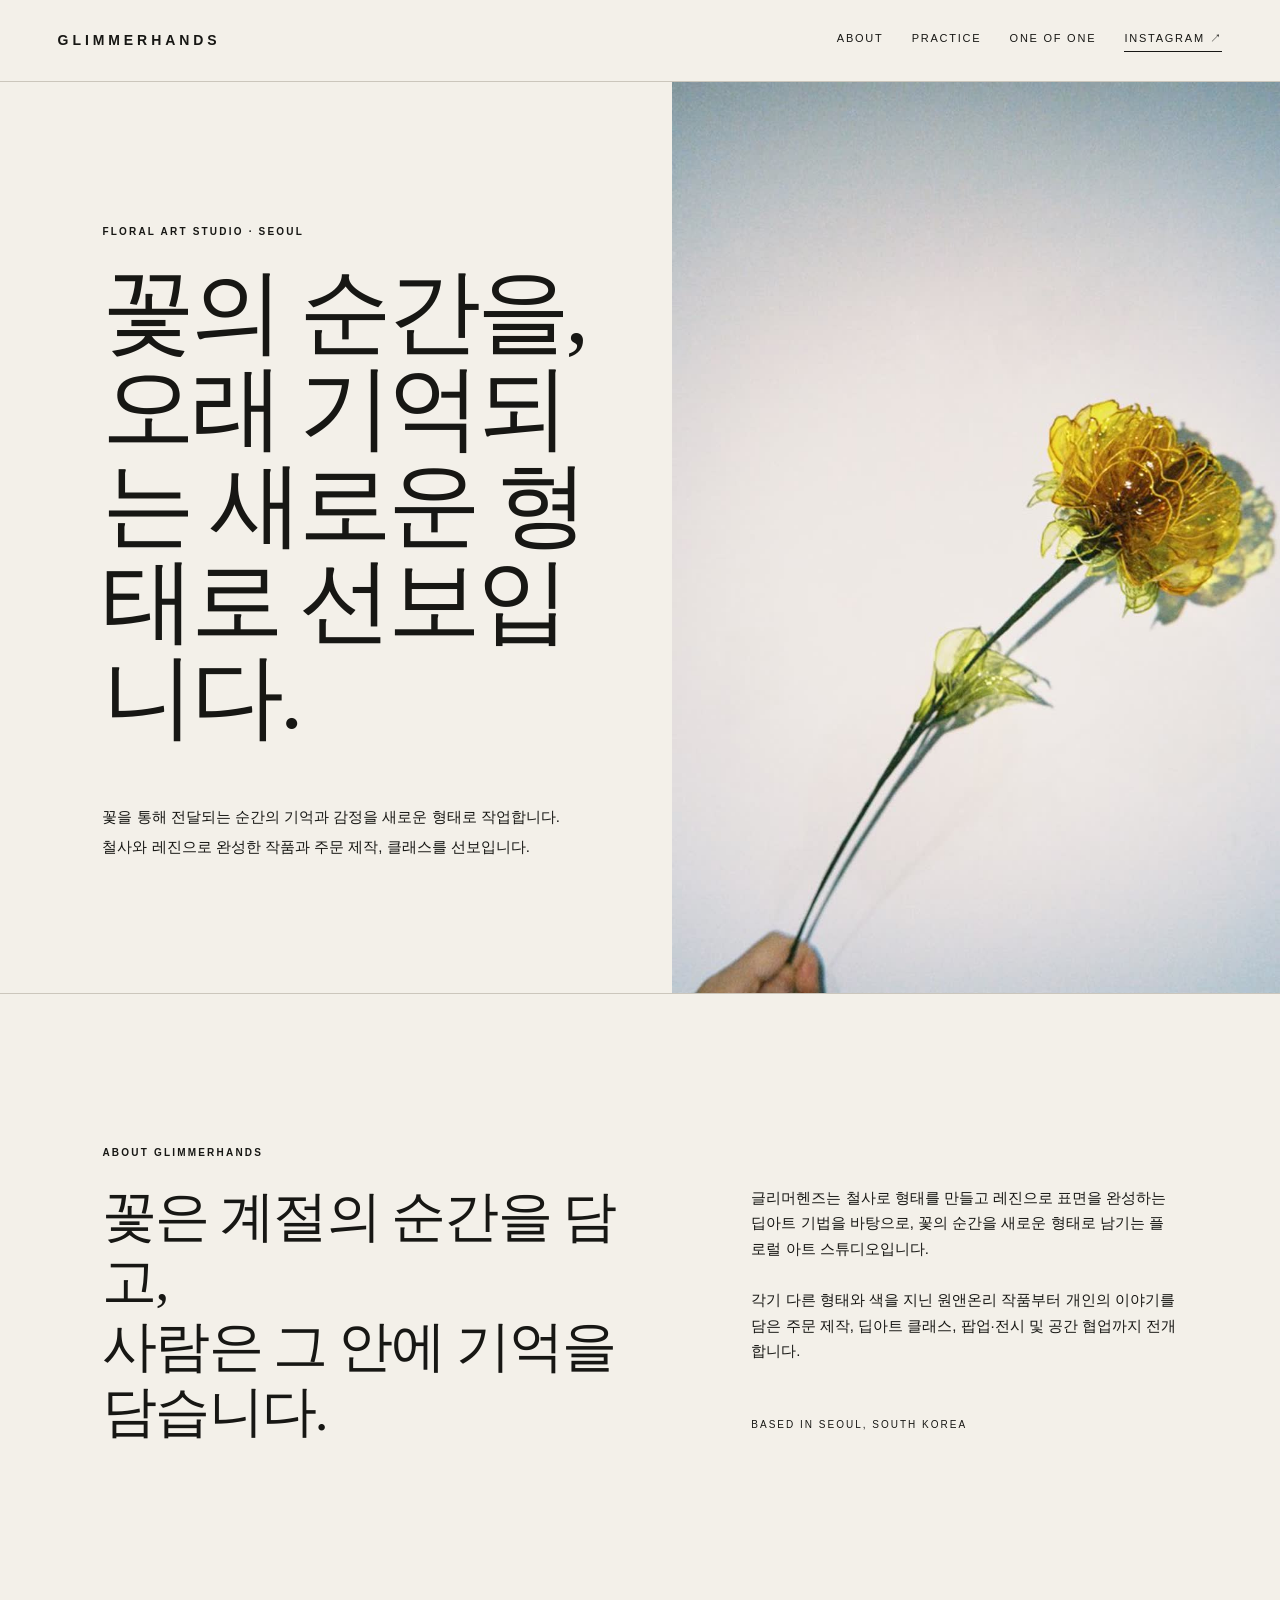
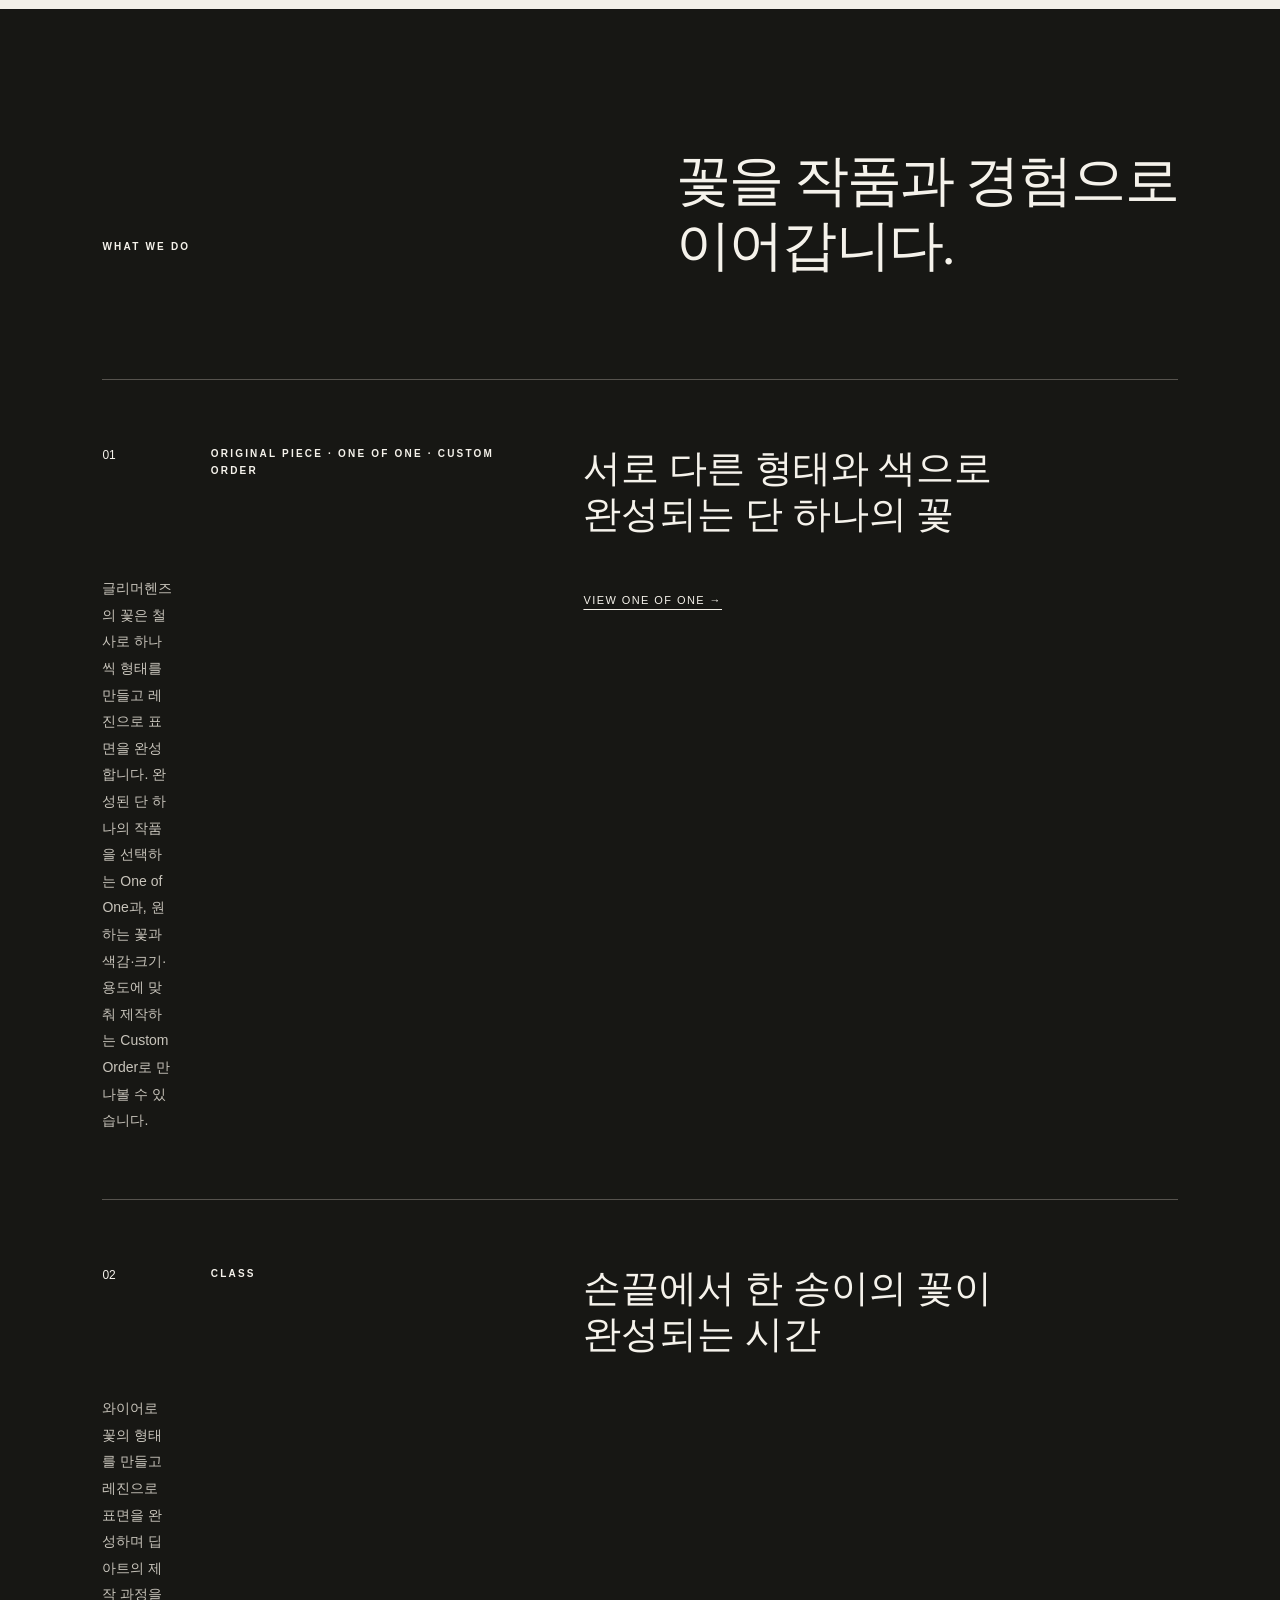
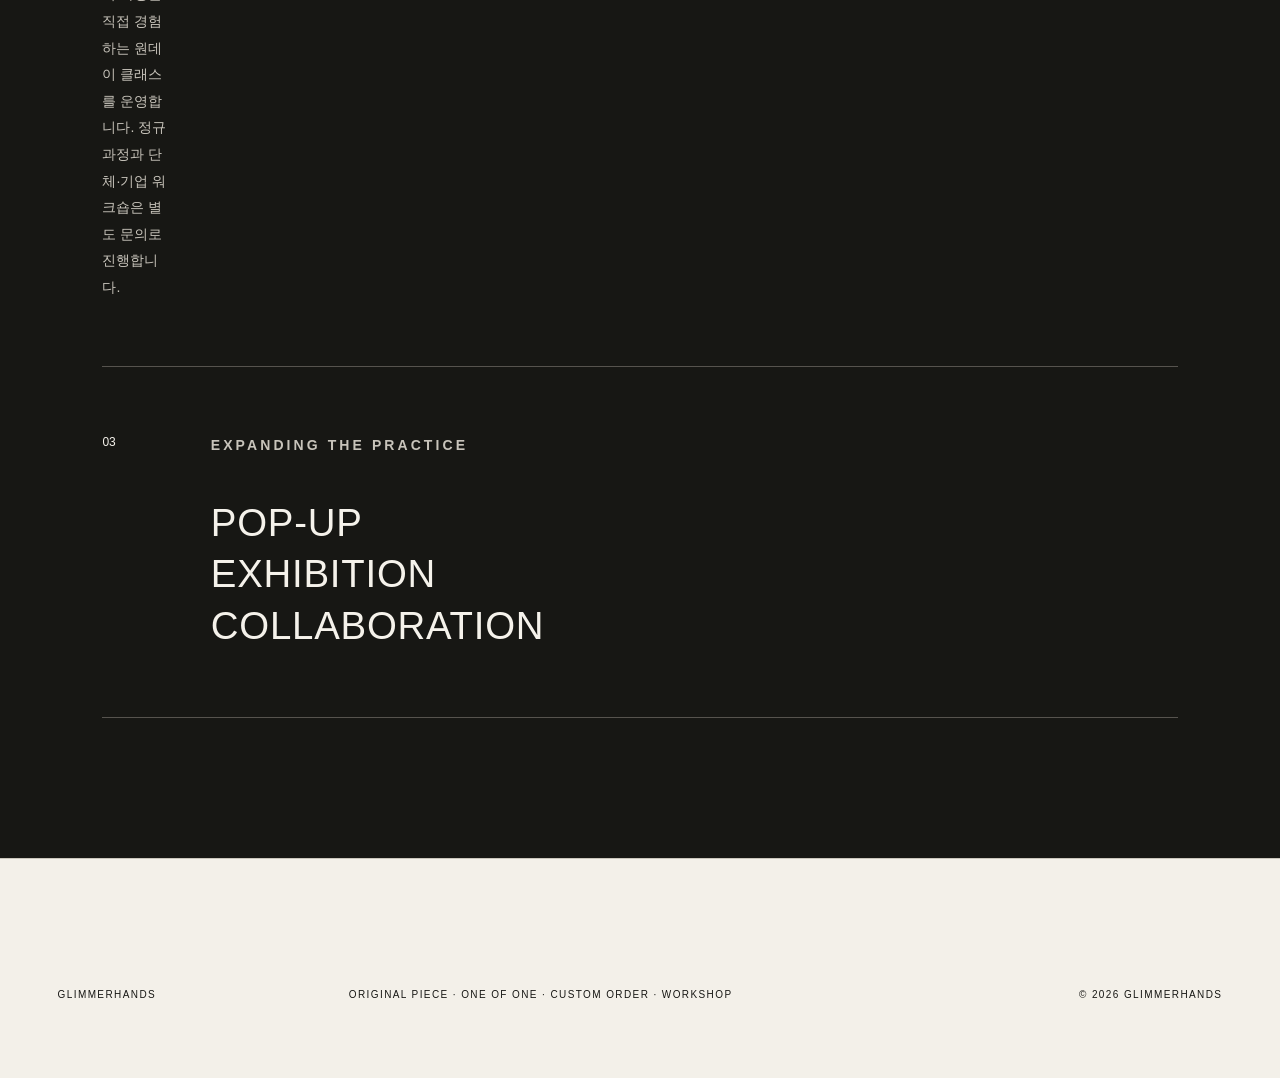
<file: index.html>
<!doctype html><html lang="ko"><head><meta charset="utf-8"><meta name="viewport" content="width=device-width,initial-scale=1"><title>Glimmerhands | 딥아트 플로럴 아트 스튜디오</title><meta name="description" content="서울을 기반으로 철사와 레진으로 꽃을 제작하는 딥아트 플로럴 아트 스튜디오 Glimmerhands. Original Piece, One of One, Custom Order와 클래스를 선보입니다."><link rel="stylesheet" href="/style.css"></head><body>
<header class="site-header"><a class="brand" href="/">GLIMMERHANDS</a><nav><a href="#about">ABOUT</a><a href="#practice">PRACTICE</a><a href="/bouquet.html">ONE OF ONE</a><a class="instagram" href="https://www.instagram.com/glimmerhands/" target="_blank" rel="noopener">INSTAGRAM ↗</a></nav></header>
<main><section class="hero"><div class="hero-copy"><p class="eyebrow">FLORAL ART STUDIO · SEOUL</p><h1>꽃의 순간을,<br>오래 기억되는 새로운 형태로 선보입니다.</h1><p class="lead">꽃을 통해 전달되는 순간의 기억과 감정을 새로운 형태로 작업합니다.<br>철사와 레진으로 완성한 작품과 주문 제작, 클래스를 선보입니다.</p></div><figure class="hero-visual"><img src="[data-uri]" alt="글리머헨즈의 노란 레진 플라워 작품"></figure></section>
<section class="about" id="about"><p class="eyebrow">ABOUT GLIMMERHANDS</p><div class="about-grid"><h2>꽃은 계절의 순간을 담고,<br>사람은 그 안에 기억을 담습니다.</h2><div class="body-copy"><p>글리머헨즈는 철사로 형태를 만들고 레진으로 표면을 완성하는 딥아트 기법을 바탕으로, 꽃의 순간을 새로운 형태로 남기는 플로럴 아트 스튜디오입니다.</p><p>각기 다른 형태와 색을 지닌 원앤온리 작품부터 개인의 이야기를 담은 주문 제작, 딥아트 클래스, 팝업·전시 및 공간 협업까지 전개합니다.</p><p class="location">BASED IN SEOUL, SOUTH KOREA</p></div></div></section>
<section class="practice" id="practice"><div class="section-head"><p class="eyebrow">WHAT WE DO</p><h2>꽃을 작품과 경험으로<br>이어갑니다.</h2></div><div class="practice-list">
<article><span>01</span><p class="overline">ORIGINAL PIECE · ONE OF ONE · CUSTOM ORDER</p><h3>서로 다른 형태와 색으로<br>완성되는 단 하나의 꽃</h3><p>글리머헨즈의 꽃은 철사로 하나씩 형태를 만들고 레진으로 표면을 완성합니다. 완성된 단 하나의 작품을 선택하는 One of One과, 원하는 꽃과 색감·크기·용도에 맞춰 제작하는 Custom Order로 만나볼 수 있습니다.</p><a class="text-link" href="/bouquet.html">VIEW ONE OF ONE →</a></article>
<article><span>02</span><p class="overline">CLASS</p><h3>손끝에서 한 송이의 꽃이<br>완성되는 시간</h3><p>와이어로 꽃의 형태를 만들고 레진으로 표면을 완성하며 딥아트의 제작 과정을 직접 경험하는 원데이 클래스를 운영합니다. 정규 과정과 단체·기업 워크숍은 별도 문의로 진행합니다.</p></article>
<article class="keywords"><span>03</span><p class="overline">EXPANDING THE PRACTICE</p><h3>POP-UP<br>EXHIBITION<br>COLLABORATION</h3></article></div></section></main>
<footer><p>GLIMMERHANDS</p><p>ORIGINAL PIECE · ONE OF ONE · CUSTOM ORDER · WORKSHOP</p><p>© 2026 GLIMMERHANDS</p></footer></body></html>
</file>
<file: style.css>
:root{--paper:#f3f0e9;--ink:#171714;--line:#cbc6bc;--dark:#171714}*{box-sizing:border-box}html{scroll-behavior:smooth}body{margin:0;background:var(--paper);color:var(--ink);font-family:"Pretendard Variable",Pretendard,"SUIT Variable",SUIT,"Apple SD Gothic Neo","Noto Sans KR",sans-serif;line-height:1.7}a{color:inherit;text-decoration:none}img{display:block;width:100%;height:100%;object-fit:cover}.site-header{height:82px;padding:0 4.5vw;display:flex;align-items:center;justify-content:space-between;border-bottom:1px solid var(--line)}.brand{font-size:14px;letter-spacing:.28em;font-weight:700}.site-header nav{display:flex;gap:2.2vw}.site-header nav a{font-size:11px;letter-spacing:.16em}.instagram{border-bottom:1px solid;padding-bottom:3px}.eyebrow,.overline{font-size:10px;letter-spacing:.22em;font-weight:700;margin:0 0 24px}.hero{min-height:calc(100vh - 82px);display:grid;grid-template-columns:1.05fr .95fr}.hero-copy{padding:9vw 6vw 7vw 8vw;display:flex;flex-direction:column;justify-content:center}.hero h1,.bouquet-hero h1{font-family:Georgia,serif;font-weight:400;font-size:clamp(54px,7.3vw,118px);line-height:1.03;letter-spacing:-.045em;margin:0 0 42px}.lead{font-size:15px;line-height:2}.hero-visual{margin:0;min-height:680px}.about{padding:150px 8vw;border-top:1px solid var(--line)}.about-grid{display:grid;grid-template-columns:1.1fr .9fr;gap:10vw}.about h2,.section-head h2,.bouquet-story h2,.collection h2,.journey h2,.inquiry h2{font-family:Georgia,serif;font-weight:400;font-size:clamp(35px,4.3vw,70px);line-height:1.18;letter-spacing:-.035em;margin:0}.body-copy{max-width:590px;font-size:15px}.body-copy p{margin:0 0 26px}.location{font-size:10px;letter-spacing:.2em;margin-top:52px!important}.practice{background:var(--dark);color:#f5f2eb;padding:140px 8vw}.practice .section-head{display:flex;justify-content:space-between;align-items:end;margin-bottom:100px}.practice-list{border-top:1px solid #56534e}.practice article{display:grid;grid-template-columns:70px minmax(280px,.9fr) minmax(420px,1.6fr);gap:3vw;padding:65px 0;border-bottom:1px solid #56534e}.practice article>span{font-size:12px}.practice h3{font-family:Georgia,serif;font-size:clamp(27px,3vw,47px);line-height:1.2;font-weight:400;margin:0}.practice article>p:last-of-type{margin:0;color:#c8c4bb;font-size:14px;line-height:1.9;max-width:760px}.practice .text-link{grid-column:3}.practice .keywords h3{grid-column:2/4;font-family:inherit;font-weight:500;line-height:1.35;font-size:clamp(24px,3vw,44px);letter-spacing:.02em}.text-link{display:inline-block;margin-top:16px;font-size:11px;letter-spacing:.13em;text-decoration:underline;text-underline-offset:5px}footer{min-height:220px;padding:65px 4.5vw;display:grid;grid-template-columns:1fr 2fr 1fr;align-items:end;border-top:1px solid var(--line);font-size:10px;letter-spacing:.14em}footer p:last-child{text-align:right}.bouquet-hero{padding:100px 8vw 0}.bouquet-hero>p:not(.eyebrow){font-size:15px;margin:0 0 58px}.bouquet-hero img{height:70vh;min-height:540px}.bouquet-story{padding:150px 8vw;display:grid;grid-template-columns:1fr 1fr;gap:11vw;border-bottom:1px solid var(--line)}.bouquet-story>p{max-width:520px;margin-top:50px}.collection{padding:140px 8vw}.collection .section-head{margin-bottom:80px}.collection-grid{display:grid;grid-template-columns:1fr 1fr;gap:20px}.collection-grid figure{margin:0;height:70vh;min-height:520px}.collection-grid .wide{grid-column:1/3;height:82vh}.collection-note{max-width:670px;margin:45px 0 0}.journey{padding:130px 8vw;background:#ded8cc}.journey ol{list-style:none;padding:0;margin:90px 0 0;border-top:1px solid #aaa397}.journey li{display:grid;grid-template-columns:90px 1fr;padding:35px 0;border-bottom:1px solid #aaa397}.journey b{font-family:Georgia,serif;font-size:27px;font-weight:400}.journey li p{margin:5px 0}.inquiry{padding:160px 8vw;text-align:center}.inquiry h2{max-width:920px;margin:0 auto 36px}.button{display:inline-block;margin-top:32px;padding:17px 26px;border:1px solid;font-size:11px;letter-spacing:.15em}.button:hover{background:var(--ink);color:var(--paper)}
@media(max-width:800px){.site-header{height:70px;padding:0 20px}.site-header nav a:not(.instagram){display:none}.bouquet-page .site-header nav a{display:none}.bouquet-page .site-header nav a:first-child{display:block}.hero{display:block}.hero-copy{padding:95px 24px 70px}.hero h1,.bouquet-hero h1{font-size:52px}.lead br{display:none}.hero-visual{height:68vh;min-height:480px}.about,.practice,.bouquet-story,.collection,.journey,.inquiry{padding:95px 24px}.about-grid,.bouquet-story{grid-template-columns:1fr;gap:48px}.practice .section-head{display:block;margin-bottom:60px}.practice article{grid-template-columns:38px 1fr;gap:16px;padding:45px 0}.practice article .overline,.practice article h3,.practice article>p:last-of-type{grid-column:2}.practice .text-link{grid-column:2}.practice .keywords h3{grid-column:2;font-size:38px}.bouquet-hero{padding:78px 24px 0}.bouquet-hero img{height:62vh;min-height:440px}.collection-grid{display:block}.collection-grid figure,.collection-grid .wide{height:62vh;min-height:440px;margin-bottom:16px}.journey ol{margin-top:55px}.journey li{grid-template-columns:55px 1fr}footer{padding:52px 20px;display:block}footer p:last-child{text-align:left}}
/* deployment refresh */

/* Bouquet page: brand context + expanded practice */
.brand-intro{padding:120px 8vw 105px;border-bottom:1px solid var(--line)}
.brand-intro-grid{display:grid;grid-template-columns:1.15fr .85fr;gap:10vw;align-items:end}
.brand-intro h1{font-family:inherit;font-weight:500;font-size:clamp(34px,4.6vw,72px);line-height:1.22;letter-spacing:-.04em;color:rgba(23,23,20,.68);margin:0}
.brand-intro-grid>div{max-width:560px;color:rgba(23,23,20,.72);font-size:14px;line-height:2}
.brand-intro-grid>div p{margin:0 0 18px}
.what-we-do-compact{padding:140px 8vw;border-top:1px solid var(--line)}
.what-we-do-compact .section-head{display:grid;grid-template-columns:.7fr 1.3fr;gap:8vw;align-items:end;margin-bottom:70px}
.what-we-do-compact .section-head h2{color:rgba(23,23,20,.72)}
.scope-grid{display:grid;grid-template-columns:repeat(2,1fr);border-top:1px solid var(--line)}
.scope-grid article{position:relative;padding:48px 6vw 52px 0;border-bottom:1px solid var(--line);min-height:260px}
.scope-grid article:nth-child(odd){border-right:1px solid var(--line)}
.scope-grid article:nth-child(even){padding-left:6vw}
.scope-grid span{display:block;font-size:10px;letter-spacing:.16em;margin-bottom:30px;color:rgba(23,23,20,.5)}
.scope-grid h3{font-size:17px;line-height:1.55;letter-spacing:.08em;font-weight:600;margin:0 0 22px;color:rgba(23,23,20,.78)}
.scope-grid p{max-width:520px;font-size:14px;line-height:1.9;color:rgba(23,23,20,.7);margin:0}
@media(max-width:800px){.brand-intro{padding:82px 24px 72px}.brand-intro-grid{grid-template-columns:1fr;gap:36px}.brand-intro h1{font-size:38px}.what-we-do-compact{padding:95px 24px}.what-we-do-compact .section-head{display:block;margin-bottom:50px}.scope-grid{display:block}.scope-grid article,.scope-grid article:nth-child(even){padding:38px 0;min-height:0;border-right:0!important}.scope-grid h3{font-size:15px}}


/* Glimmerhands — minimal WHAT WE DO hierarchy */
.bouquet-page .what-we-do-compact{
  padding:clamp(88px,11vw,160px) clamp(24px,7vw,110px);
}
.bouquet-page .what-we-do-compact .section-head{
  margin-bottom:clamp(56px,8vw,110px);
}
.bouquet-page .what-we-do-compact .section-head h2{
  max-width:760px;
}
.bouquet-page .practice-kicker{
  margin:0 0 16px;
  font-size:11px;
  line-height:1.4;
  letter-spacing:.14em;
  color:rgba(24,24,24,.52);
}
.bouquet-page .practice-feature{
  max-width:820px;
  padding-bottom:clamp(56px,7vw,92px);
}
.bouquet-page .practice-feature h3{
  margin:0 0 24px;
  font-size:clamp(28px,4vw,52px);
  line-height:1.15;
  font-weight:500;
  letter-spacing:-.035em;
  color:rgba(24,24,24,.78);
}
.bouquet-page .practice-feature > p:last-child{
  max-width:610px;
  margin:0;
  line-height:1.9;
  color:rgba(24,24,24,.66);
}
.bouquet-page .practice-links{
  display:grid;
  grid-template-columns:1fr 1fr;
  gap:clamp(42px,7vw,110px);
  padding:clamp(52px,6vw,84px) 0;
  border-top:1px solid rgba(24,24,24,.12);
}
.bouquet-page .practice-links article{
  max-width:520px;
}
.bouquet-page .practice-links h3{
  margin:0 0 18px;
  font-size:clamp(20px,2.2vw,30px);
  line-height:1.35;
  font-weight:500;
  letter-spacing:-.025em;
  color:rgba(24,24,24,.76);
}
.bouquet-page .practice-links article > p:not(.practice-kicker){
  margin:0 0 22px;
  line-height:1.85;
  color:rgba(24,24,24,.62);
}
.bouquet-page .practice-extension{
  max-width:760px;
  margin-left:auto;
  padding-top:clamp(42px,5vw,68px);
  border-top:1px solid rgba(24,24,24,.12);
}
.bouquet-page .practice-extension > p:last-child{
  margin:0;
  font-size:clamp(16px,1.7vw,21px);
  line-height:1.75;
  color:rgba(24,24,24,.58);
}
@media (max-width:760px){
  .bouquet-page .practice-links{
    grid-template-columns:1fr;
    gap:52px;
  }
  .bouquet-page .practice-extension{
    margin-left:0;
  }
}


/* Final refinement — unified typography and four-column WHAT WE DO */
.bouquet-page h1,
.bouquet-page h2,
.bouquet-page h3,
.bouquet-page .journey b{
  font-family:"Pretendard Variable",Pretendard,"SUIT Variable",SUIT,"Apple SD Gothic Neo","Noto Sans KR",sans-serif !important;
}
.bouquet-page .brand-intro h1,
.bouquet-page h2,
.bouquet-page h3{
  font-weight:500;
  letter-spacing:-.035em;
}
.bouquet-page .bouquet-hero{
  padding-top:110px;
}
.bouquet-page .bouquet-hero .eyebrow{
  margin-bottom:28px;
}
.bouquet-page .bouquet-lead{
  max-width:760px;
  margin:0 0 58px !important;
  line-height:1.95;
  color:rgba(23,23,20,.72);
}
.bouquet-page .inquiry h2{
  max-width:1040px;
  font-size:clamp(30px,3.8vw,58px);
  line-height:1.28;
}
.bouquet-page .inquiry > p:not(.eyebrow){
  max-width:760px;
  margin-left:auto;
  margin-right:auto;
  line-height:1.9;
}
.bouquet-page .what-we-do-compact{
  padding:clamp(92px,10vw,150px) 8vw;
  border-top:1px solid var(--line);
}
.bouquet-page .what-we-do-compact .section-head{
  display:flex;
  justify-content:space-between;
  align-items:end;
  gap:5vw;
  margin-bottom:64px;
}
.bouquet-page .what-we-do-compact .section-head h2{
  max-width:650px;
  font-size:clamp(28px,3.3vw,48px);
  line-height:1.25;
  color:rgba(23,23,20,.70);
}
.bouquet-page .what-grid{
  display:grid;
  grid-template-columns:repeat(4,minmax(0,1fr));
  border-top:1px solid rgba(23,23,20,.16);
  border-bottom:1px solid rgba(23,23,20,.16);
}
.bouquet-page .what-grid article{
  min-width:0;
  padding:38px clamp(18px,2.2vw,34px) 42px;
  border-right:1px solid rgba(23,23,20,.14);
}
.bouquet-page .what-grid article:first-child{padding-left:0}
.bouquet-page .what-grid article:last-child{
  padding-right:0;
  border-right:0;
}
.bouquet-page .what-grid h3{
  margin:0 0 18px;
  font-size:clamp(17px,1.55vw,23px);
  line-height:1.45;
  color:rgba(23,23,20,.76);
}
.bouquet-page .what-grid article > p:not(.practice-kicker){
  margin:0 0 20px;
  font-size:13px;
  line-height:1.85;
  color:rgba(23,23,20,.60);
}
.bouquet-page .what-grid .practice-kicker{
  min-height:32px;
  margin-bottom:18px;
}
@media(max-width:900px){
  .bouquet-page .what-grid{grid-template-columns:1fr 1fr}
  .bouquet-page .what-grid article{
    border-bottom:1px solid rgba(23,23,20,.14);
  }
  .bouquet-page .what-grid article:nth-child(2){border-right:0;padding-right:0}
  .bouquet-page .what-grid article:nth-child(3){padding-left:0;border-bottom:0}
  .bouquet-page .what-grid article:nth-child(4){border-right:0;border-bottom:0;padding-right:0}
}
@media(max-width:600px){
  .bouquet-page .what-we-do-compact .section-head{display:block}
  .bouquet-page .what-we-do-compact .section-head h2{margin-top:18px}
  .bouquet-page .what-grid{grid-template-columns:1fr}
  .bouquet-page .what-grid article,
  .bouquet-page .what-grid article:first-child,
  .bouquet-page .what-grid article:nth-child(2),
  .bouquet-page .what-grid article:nth-child(3),
  .bouquet-page .what-grid article:nth-child(4){
    padding:34px 0;
    border-right:0;
    border-bottom:1px solid rgba(23,23,20,.14);
  }
  .bouquet-page .what-grid article:last-child{border-bottom:0}
  .bouquet-page .what-grid .practice-kicker{min-height:0}
}


/* Copy-only refinement + clearer WHAT WE DO hierarchy */
.bouquet-page,
.bouquet-page button,
.bouquet-page a,
.bouquet-page input,
.bouquet-page textarea{
  font-family:"Pretendard Variable",Pretendard,"SUIT Variable",SUIT,"Apple SD Gothic Neo","Noto Sans KR",sans-serif !important;
}
.bouquet-page .what-we-do-compact{
  padding-top:clamp(120px,13vw,190px);
  padding-bottom:clamp(120px,13vw,190px);
}
.bouquet-page .what-we-do-compact .section-head{
  margin-bottom:clamp(72px,8vw,110px);
}
.bouquet-page .what-grid article{
  padding-top:52px;
  padding-bottom:58px;
}
.bouquet-page .what-grid .practice-kicker,
.bouquet-page .what-grid .practice-direct-link{
  display:block;
  min-height:0;
  margin:0 0 30px;
  font-size:12px;
  line-height:1.45;
  font-weight:600;
  letter-spacing:.12em;
  color:rgba(23,23,20,.76);
  text-decoration:none;
}
.bouquet-page .what-grid .practice-direct-link:hover{
  color:rgba(23,23,20,1);
}
.bouquet-page .what-grid h3{
  margin-bottom:22px;
}
@media(max-width:600px){
  .bouquet-page .what-we-do-compact{
    padding-top:100px;
    padding-bottom:100px;
  }
  .bouquet-page .what-we-do-compact .section-head{
    margin-bottom:56px;
  }
  .bouquet-page .what-grid article,
  .bouquet-page .what-grid article:first-child,
  .bouquet-page .what-grid article:nth-child(2),
  .bouquet-page .what-grid article:nth-child(3),
  .bouquet-page .what-grid article:nth-child(4){
    padding-top:42px;
    padding-bottom:46px;
  }
}

/* Final inquiry title refinement */
.bouquet-page .inquiry h2{
  font-size:clamp(24px,3vw,42px) !important;
  line-height:1.38 !important;
}
</file>
